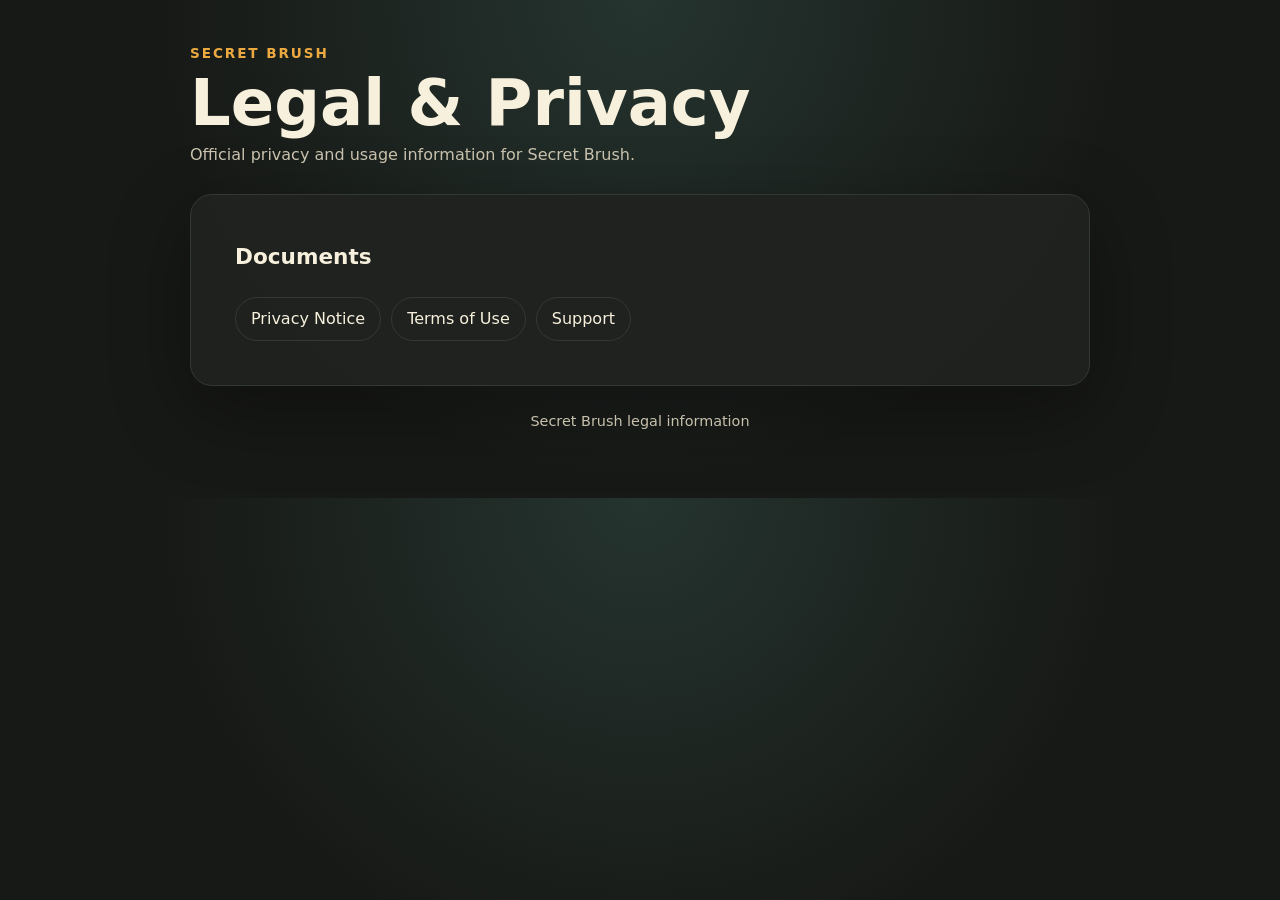
<file: index.html>
<!doctype html>
<html lang="en">
<head>
  <meta charset="utf-8">
  <meta name="viewport" content="width=device-width, initial-scale=1">
  <meta name="description" content="Official legal information for Secret Brush.">
  <title>Secret Brush - Legal</title>
  <link rel="stylesheet" href="legal.css">
</head>
<body>
  <main class="shell">
    <div class="brand">Secret Brush</div>
    <h1>Legal &amp; Privacy</h1>
    <p class="subtitle">Official privacy and usage information for Secret Brush.</p>
    <div class="home-card">
      <h2>Documents</h2>
      <div class="document-links">
        <a href="privacy.html">Privacy Notice</a>
        <a href="terms.html">Terms of Use</a>
        <a href="support.html">Support</a>
      </div>
    </div>
    <footer>Secret Brush legal information</footer>
  </main>
</body>
</html>
</file>
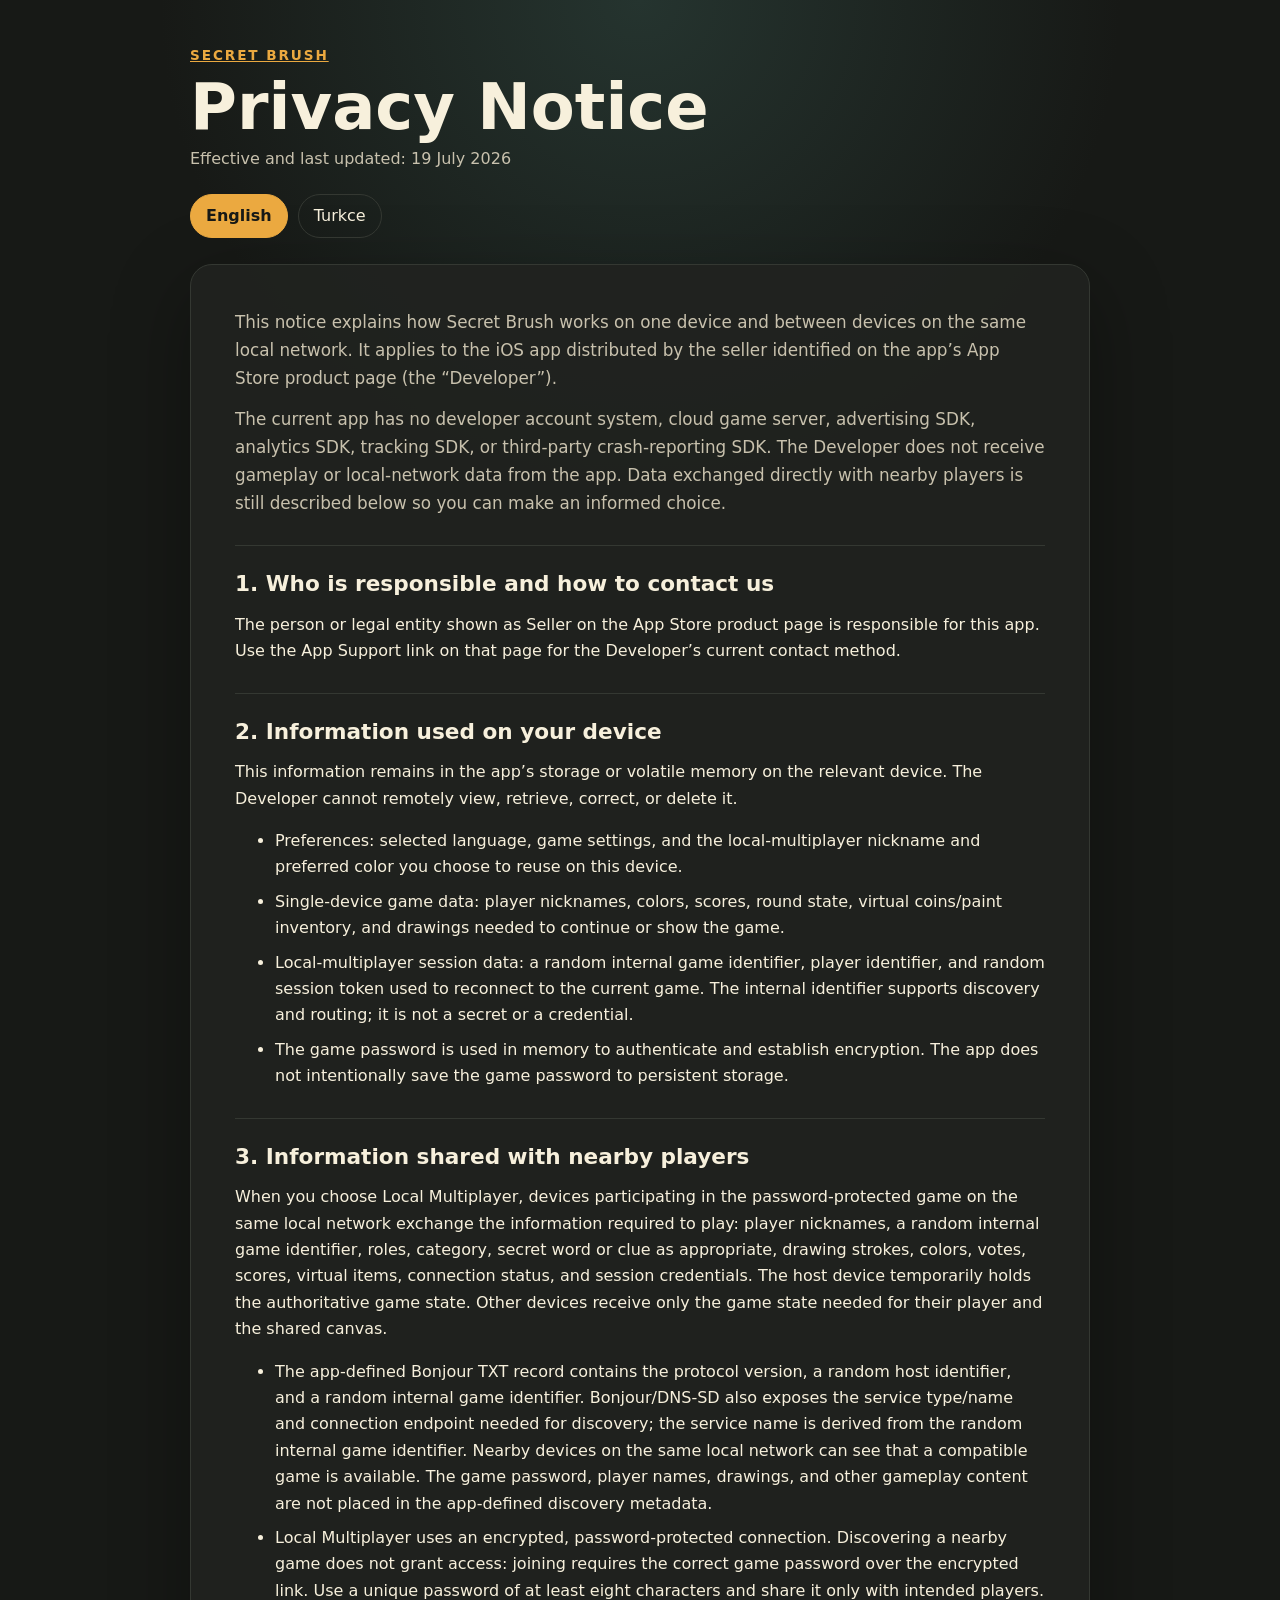
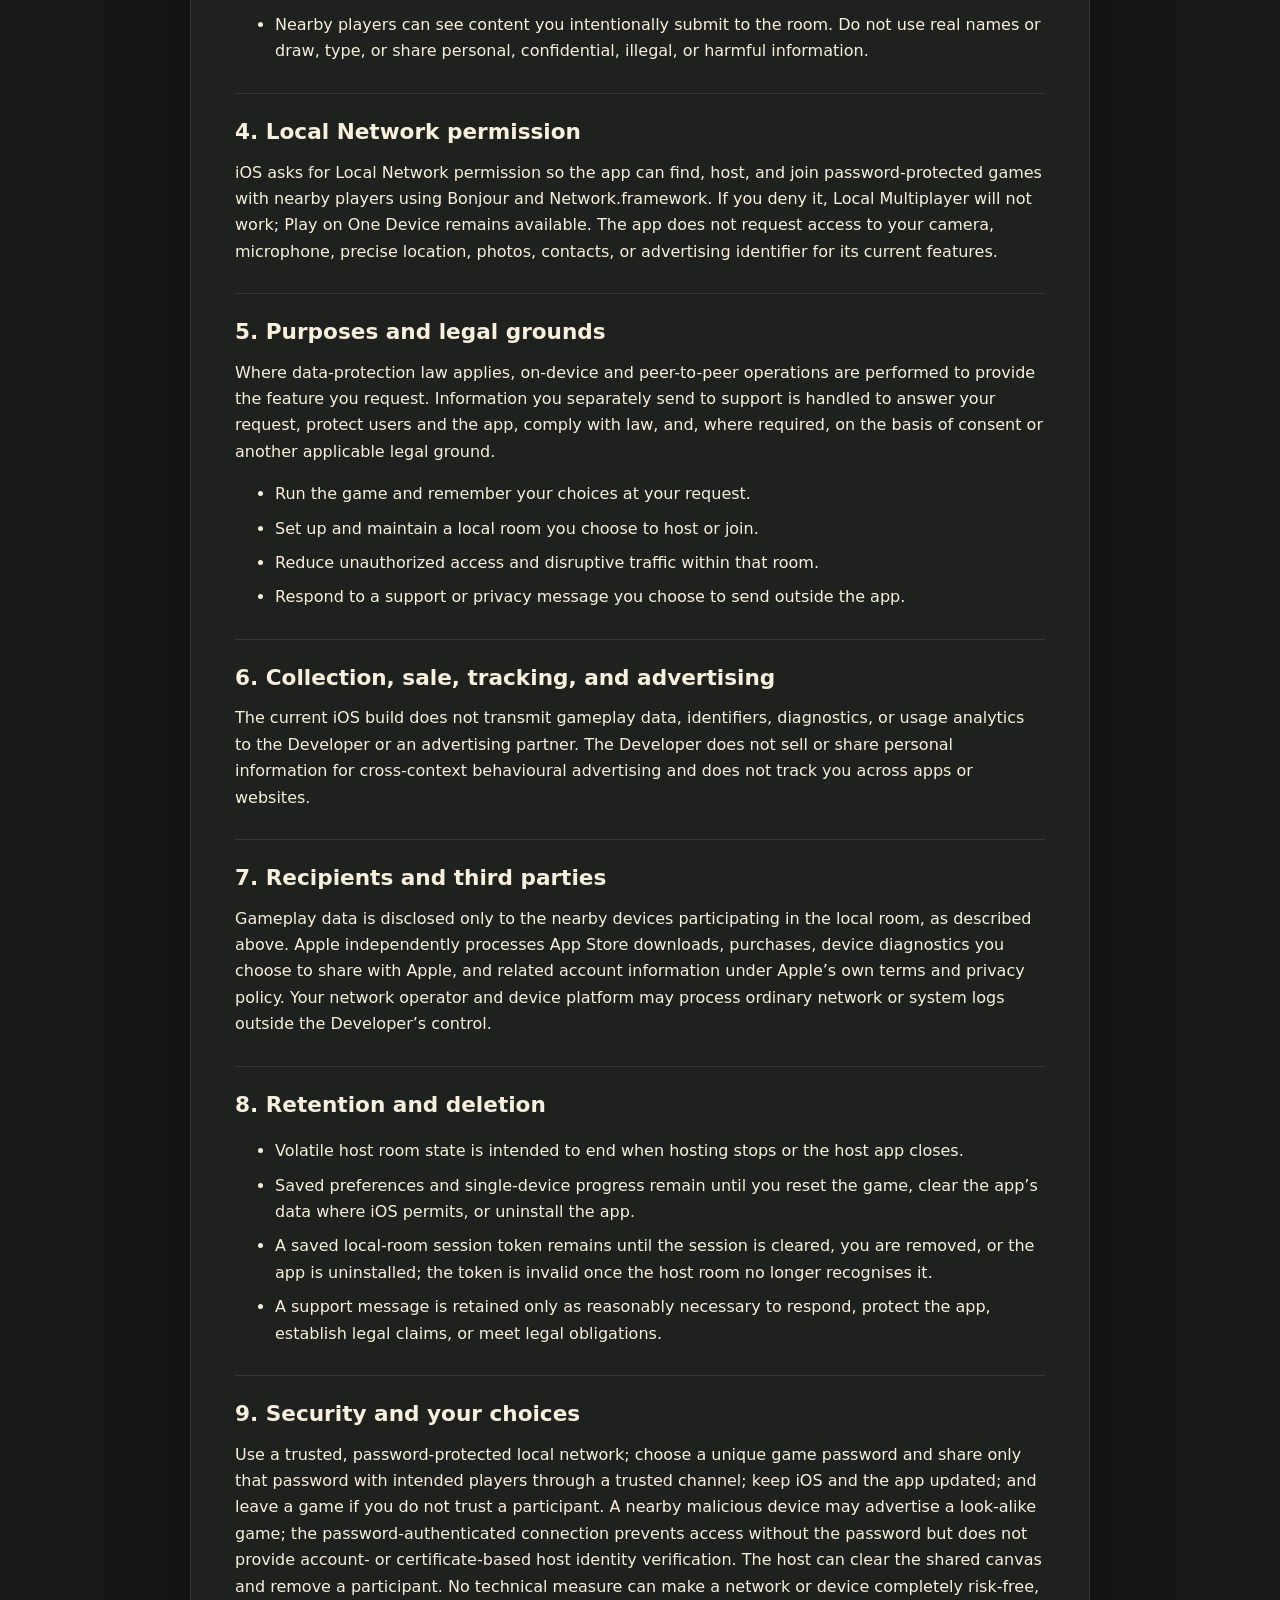
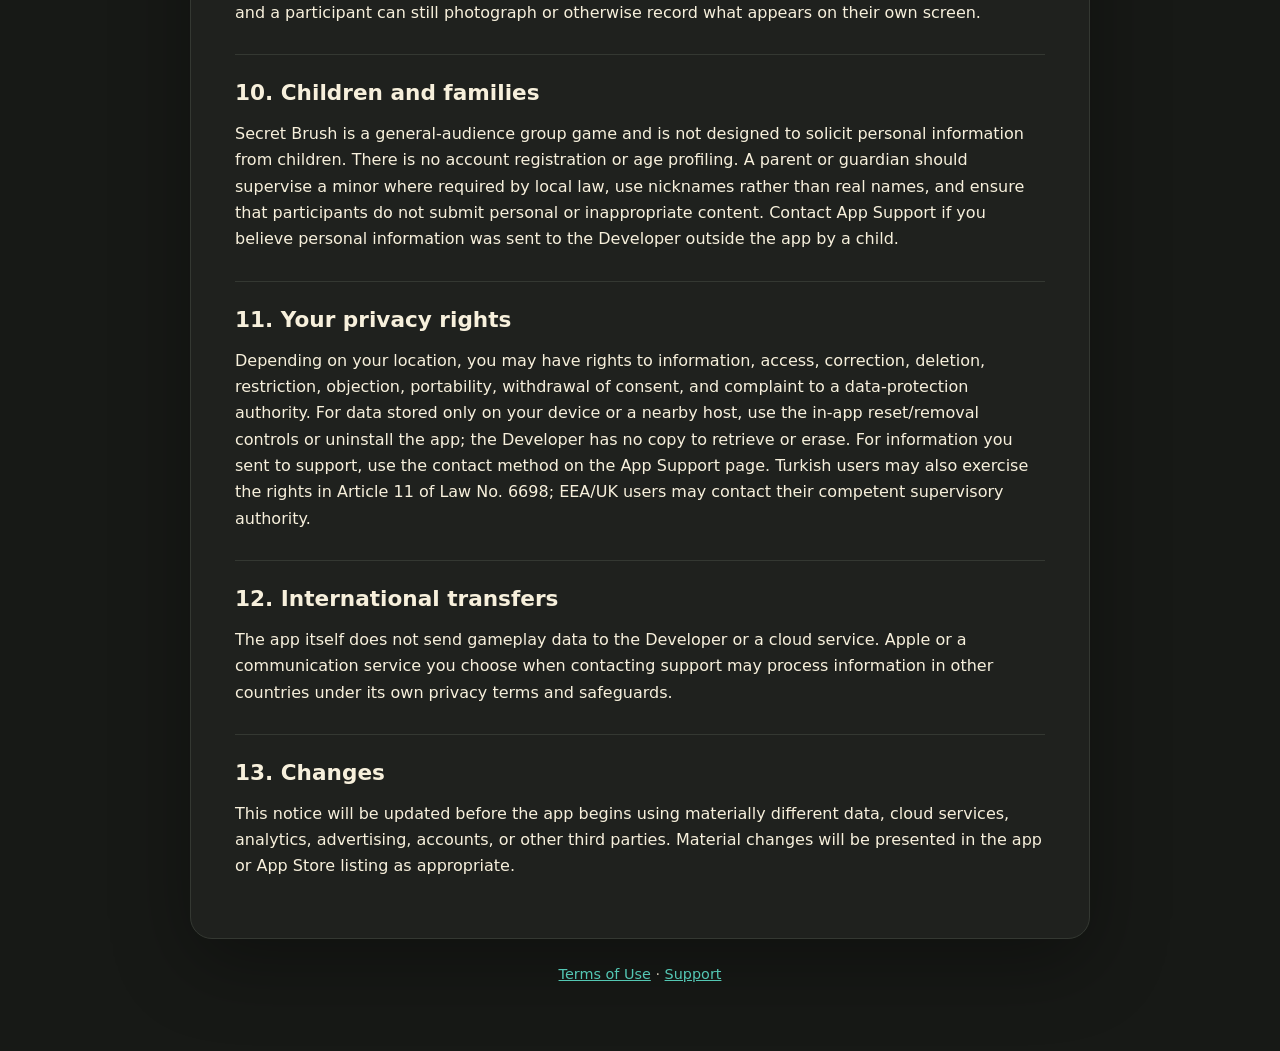
<file: privacy.html>
<!doctype html>
<html lang="en">
<head>
  <meta charset="utf-8">
  <meta name="viewport" content="width=device-width, initial-scale=1">
  <meta name="description" content="Secret Brush privacy notice and data-handling information.">
  <title>Privacy Notice - Secret Brush</title>
  <link rel="stylesheet" href="legal.css">
</head>
<body data-legal-type="privacy">
  <main class="shell">
    <a class="brand" href="index.html">Secret Brush</a>
    <h1 id="pageTitle">Privacy Notice</h1>
    <p class="updated" id="updated"></p>
    <nav class="languages" aria-label="Language">
      <a id="englishLink" href="privacy.html?lang=en">English</a>
      <a id="turkishLink" href="privacy.html?lang=tr">Turkce</a>
    </nav>
    <article id="document"><noscript>Read the source document at <a href="PRIVACY.md">PRIVACY.md</a>.</noscript></article>
    <footer><a href="terms.html">Terms of Use</a> · <a href="support.html">Support</a></footer>
  </main>
  <script src="legal-content.js"></script>
  <script src="legal-page.js"></script>
</body>
</html>
</file>
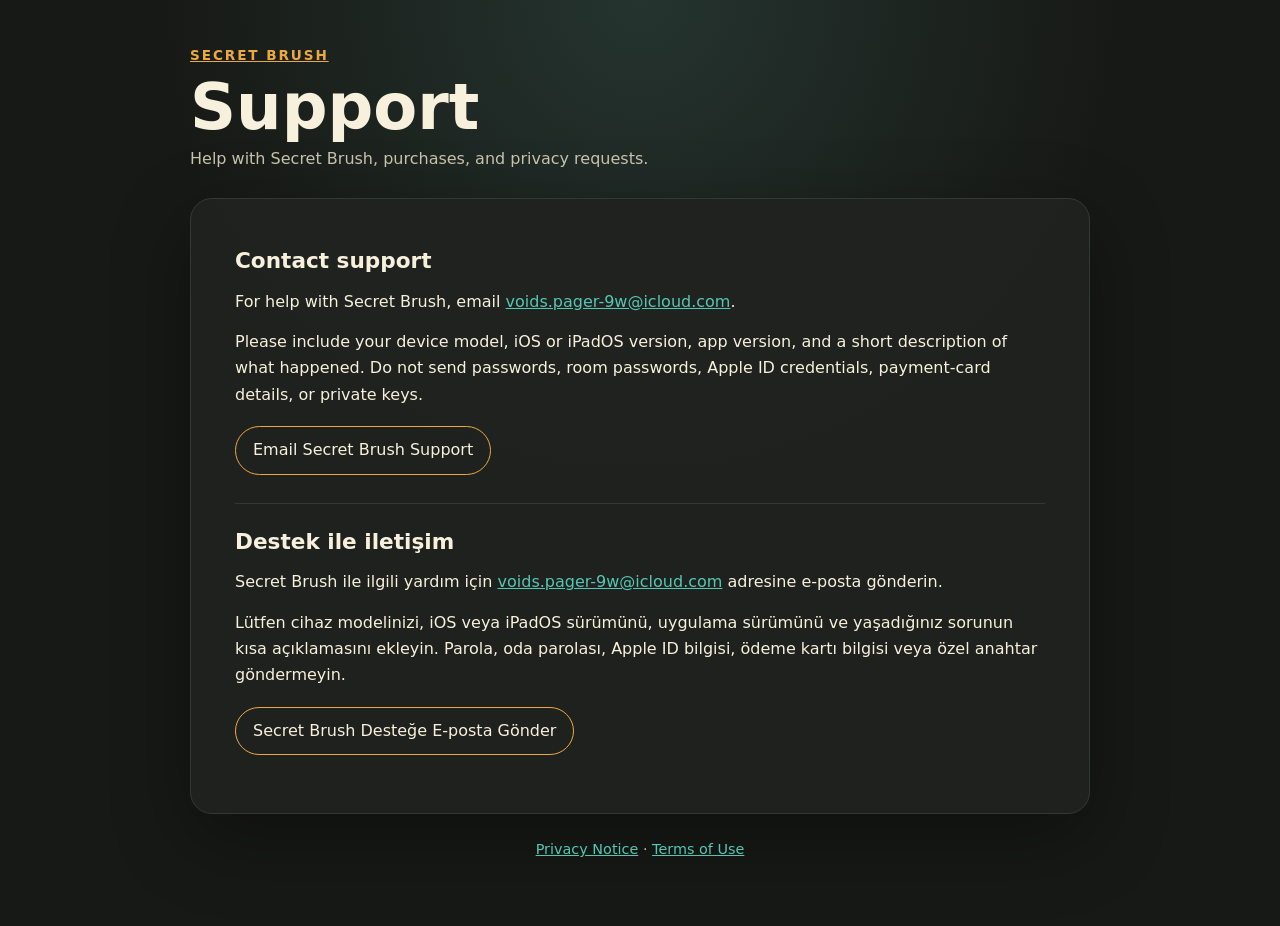
<file: support.html>
<!doctype html>
<html lang="en">
<head>
  <meta charset="utf-8">
  <meta name="viewport" content="width=device-width, initial-scale=1">
  <meta name="description" content="Official support and contact information for Secret Brush.">
  <title>Support - Secret Brush</title>
  <link rel="stylesheet" href="legal.css">
</head>
<body>
  <main class="shell">
    <a class="brand" href="index.html">Secret Brush</a>
    <h1>Support</h1>
    <p class="subtitle">Help with Secret Brush, purchases, and privacy requests.</p>
    <article>
      <section class="support-section">
        <h2>Contact support</h2>
        <p>For help with Secret Brush, email <a href="mailto:voids.pager-9w@icloud.com?subject=Secret%20Brush%20Support">voids.pager-9w@icloud.com</a>.</p>
        <p>Please include your device model, iOS or iPadOS version, app version, and a short description of what happened. Do not send passwords, room passwords, Apple ID credentials, payment-card details, or private keys.</p>
        <p><a class="support-button" href="mailto:voids.pager-9w@icloud.com?subject=Secret%20Brush%20Support">Email Secret Brush Support</a></p>
      </section>
      <section class="support-section" lang="tr">
        <h2>Destek ile iletişim</h2>
        <p>Secret Brush ile ilgili yardım için <a href="mailto:voids.pager-9w@icloud.com?subject=Secret%20Brush%20Destek">voids.pager-9w@icloud.com</a> adresine e-posta gönderin.</p>
        <p>Lütfen cihaz modelinizi, iOS veya iPadOS sürümünü, uygulama sürümünü ve yaşadığınız sorunun kısa açıklamasını ekleyin. Parola, oda parolası, Apple ID bilgisi, ödeme kartı bilgisi veya özel anahtar göndermeyin.</p>
        <p><a class="support-button" href="mailto:voids.pager-9w@icloud.com?subject=Secret%20Brush%20Destek">Secret Brush Desteğe E-posta Gönder</a></p>
      </section>
    </article>
    <footer><a href="privacy.html">Privacy Notice</a> · <a href="terms.html">Terms of Use</a></footer>
  </main>
</body>
</html>
</file>
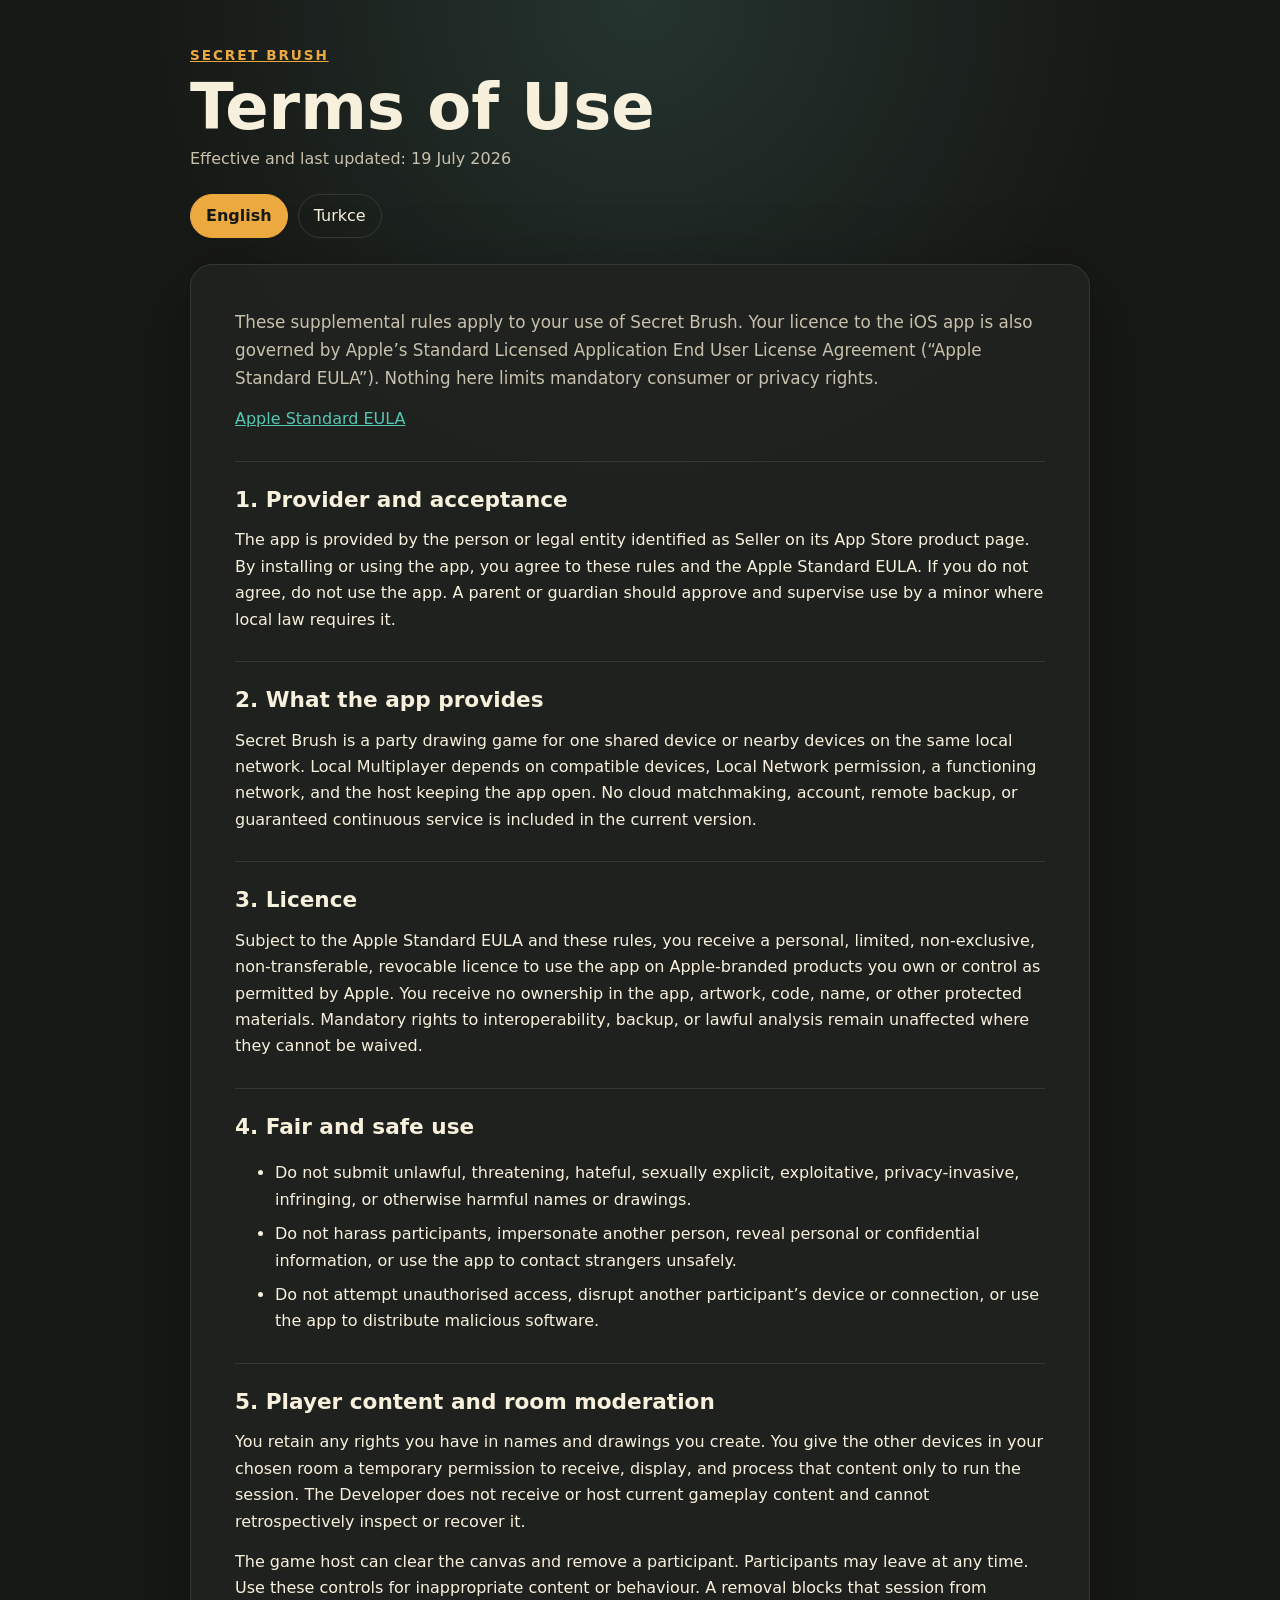
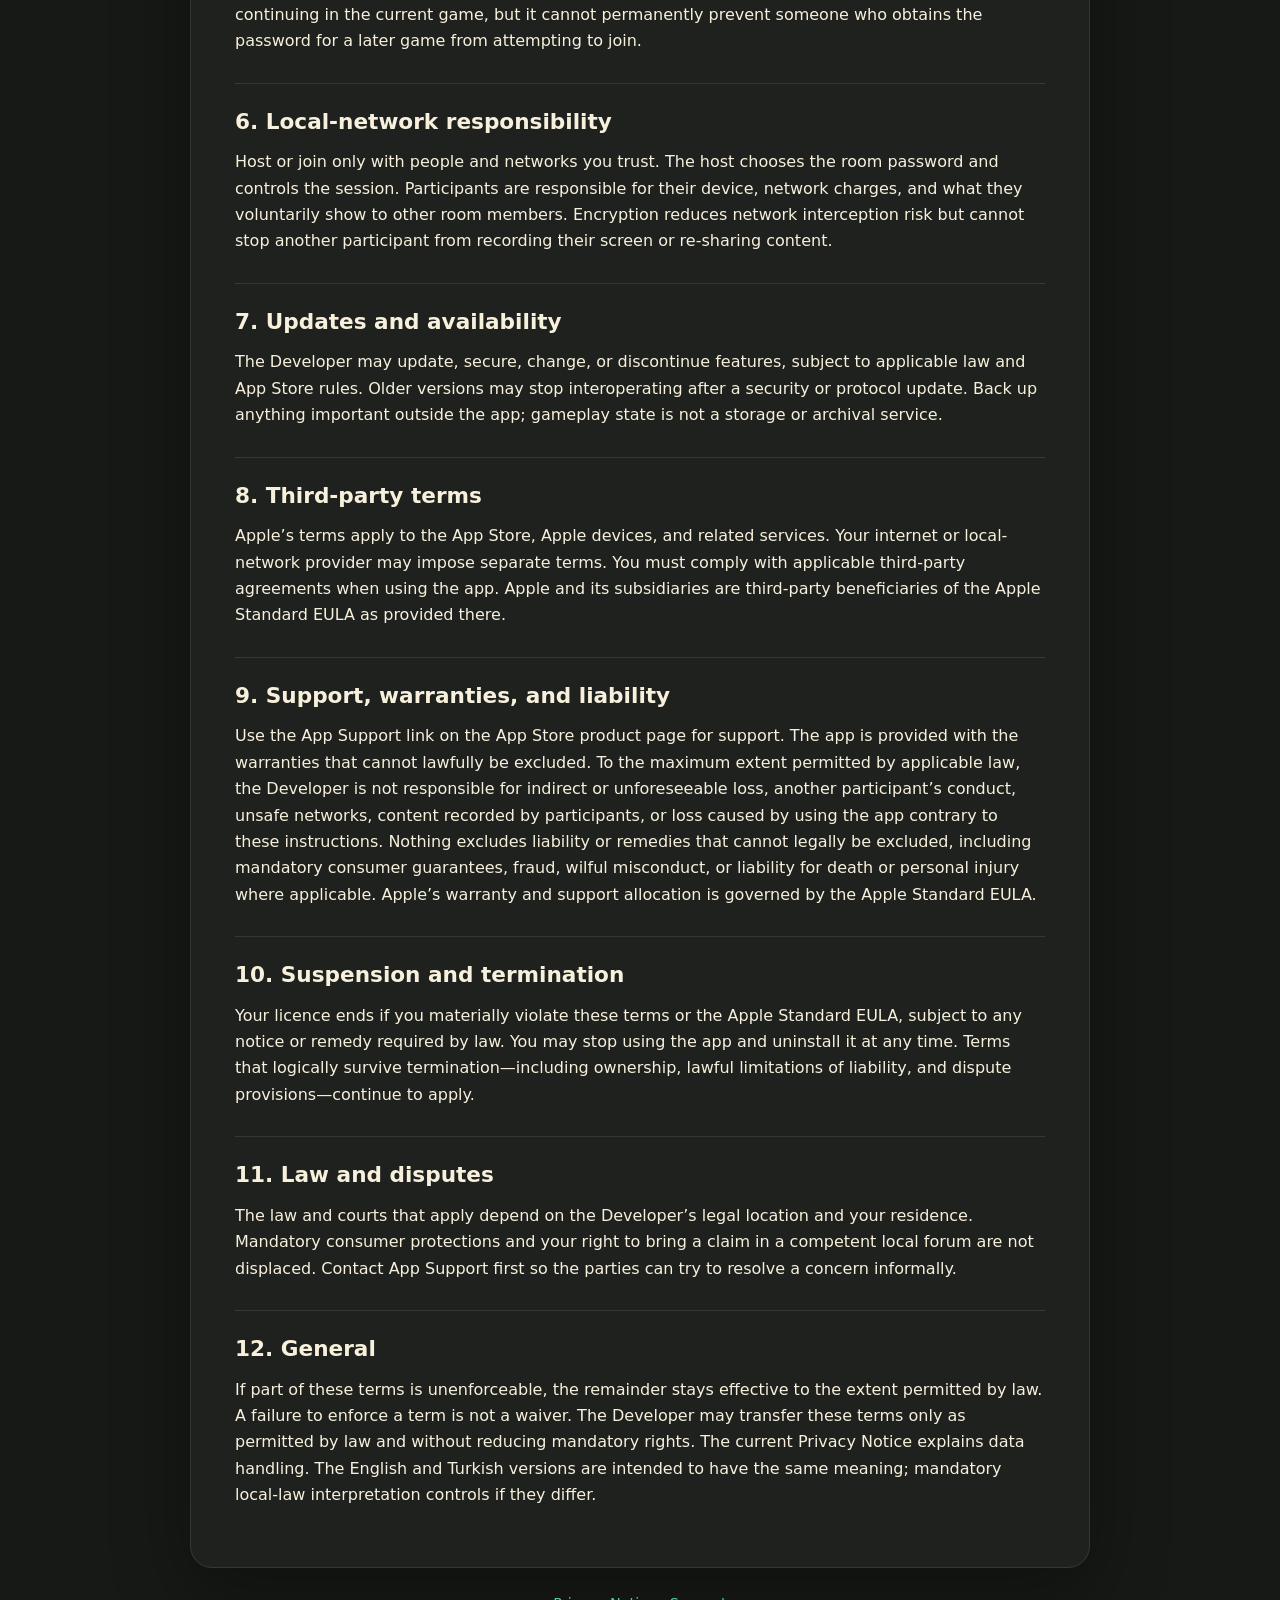
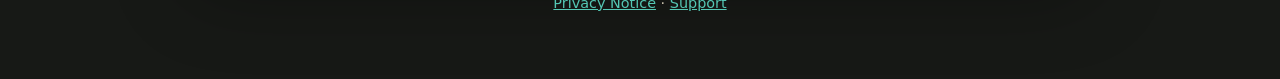
<file: terms.html>
<!doctype html>
<html lang="en">
<head>
  <meta charset="utf-8">
  <meta name="viewport" content="width=device-width, initial-scale=1">
  <meta name="description" content="Secret Brush terms of use.">
  <title>Terms of Use - Secret Brush</title>
  <link rel="stylesheet" href="legal.css">
</head>
<body data-legal-type="terms">
  <main class="shell">
    <a class="brand" href="index.html">Secret Brush</a>
    <h1 id="pageTitle">Terms of Use</h1>
    <p class="updated" id="updated"></p>
    <nav class="languages" aria-label="Language">
      <a id="englishLink" href="terms.html?lang=en">English</a>
      <a id="turkishLink" href="terms.html?lang=tr">Turkce</a>
    </nav>
    <article id="document"><noscript>Read the source document at <a href="TERMS.md">TERMS.md</a>.</noscript></article>
    <footer><a href="privacy.html">Privacy Notice</a> · <a href="support.html">Support</a></footer>
  </main>
  <script src="legal-content.js"></script>
  <script src="legal-page.js"></script>
</body>
</html>
</file>
<file: legal.css>
:root {
  color-scheme: dark;
  --background: #171916;
  --panel: #20231f;
  --text: #f7f0dc;
  --muted: #c8c1ad;
  --gold: #eba940;
  --teal: #54c7b4;
  --line: #343832;
}

* { box-sizing: border-box; }

body {
  margin: 0;
  background: radial-gradient(circle at top, #25342f 0, var(--background) 30rem);
  color: var(--text);
  font: 16px/1.65 system-ui, -apple-system, BlinkMacSystemFont, "Segoe UI", sans-serif;
}

a { color: var(--teal); }

.shell {
  width: min(900px, calc(100% - 32px));
  margin: 0 auto;
  padding: 42px 0 64px;
}

.brand {
  color: var(--gold);
  font-size: .85rem;
  font-weight: 800;
  letter-spacing: .14em;
  text-transform: uppercase;
}

h1 {
  margin: 6px 0 4px;
  font-size: clamp(2.1rem, 8vw, 4rem);
  line-height: 1.05;
}

.subtitle,
.updated,
footer { color: var(--muted); }

.languages,
.document-links {
  display: flex;
  flex-wrap: wrap;
  gap: 10px;
  margin-top: 22px;
}

.languages a,
.document-links a {
  border: 1px solid var(--line);
  border-radius: 999px;
  color: var(--text);
  padding: 8px 15px;
  text-decoration: none;
}

.languages a[aria-current="page"],
.document-links a:hover,
.support-button:hover {
  background: var(--gold);
  border-color: var(--gold);
  color: var(--background);
  font-weight: 800;
}

.support-button {
  display: inline-block;
  margin-top: 4px;
  border: 1px solid var(--gold);
  border-radius: 999px;
  color: var(--text);
  padding: 10px 17px;
  text-decoration: none;
}

article,.home-card {
  margin-top: 26px;
  background: color-mix(in srgb, var(--panel) 94%, transparent);
  border: 1px solid var(--line);
  border-radius: 22px;
  padding: clamp(22px, 5vw, 44px);
  box-shadow: 0 24px 80px #0005;
}

.intro { color: var(--muted); font-size: 1.05rem; }

section {
  border-top: 1px solid var(--line);
  margin-top: 28px;
  padding-top: 20px;
}

.support-section:first-child {
  border-top: 0;
  margin-top: 0;
  padding-top: 0;
}

h2 { margin: 0 0 10px; font-size: 1.35rem; }
p { margin: 0 0 14px; }
li + li { margin-top: 8px; }
footer { margin-top: 24px; text-align: center; font-size: .9rem; }

@media (max-width: 520px) {
  .shell { width: min(100% - 20px, 900px); padding-top: 24px; }
  article, .home-card { border-radius: 16px; }
}
</file>
